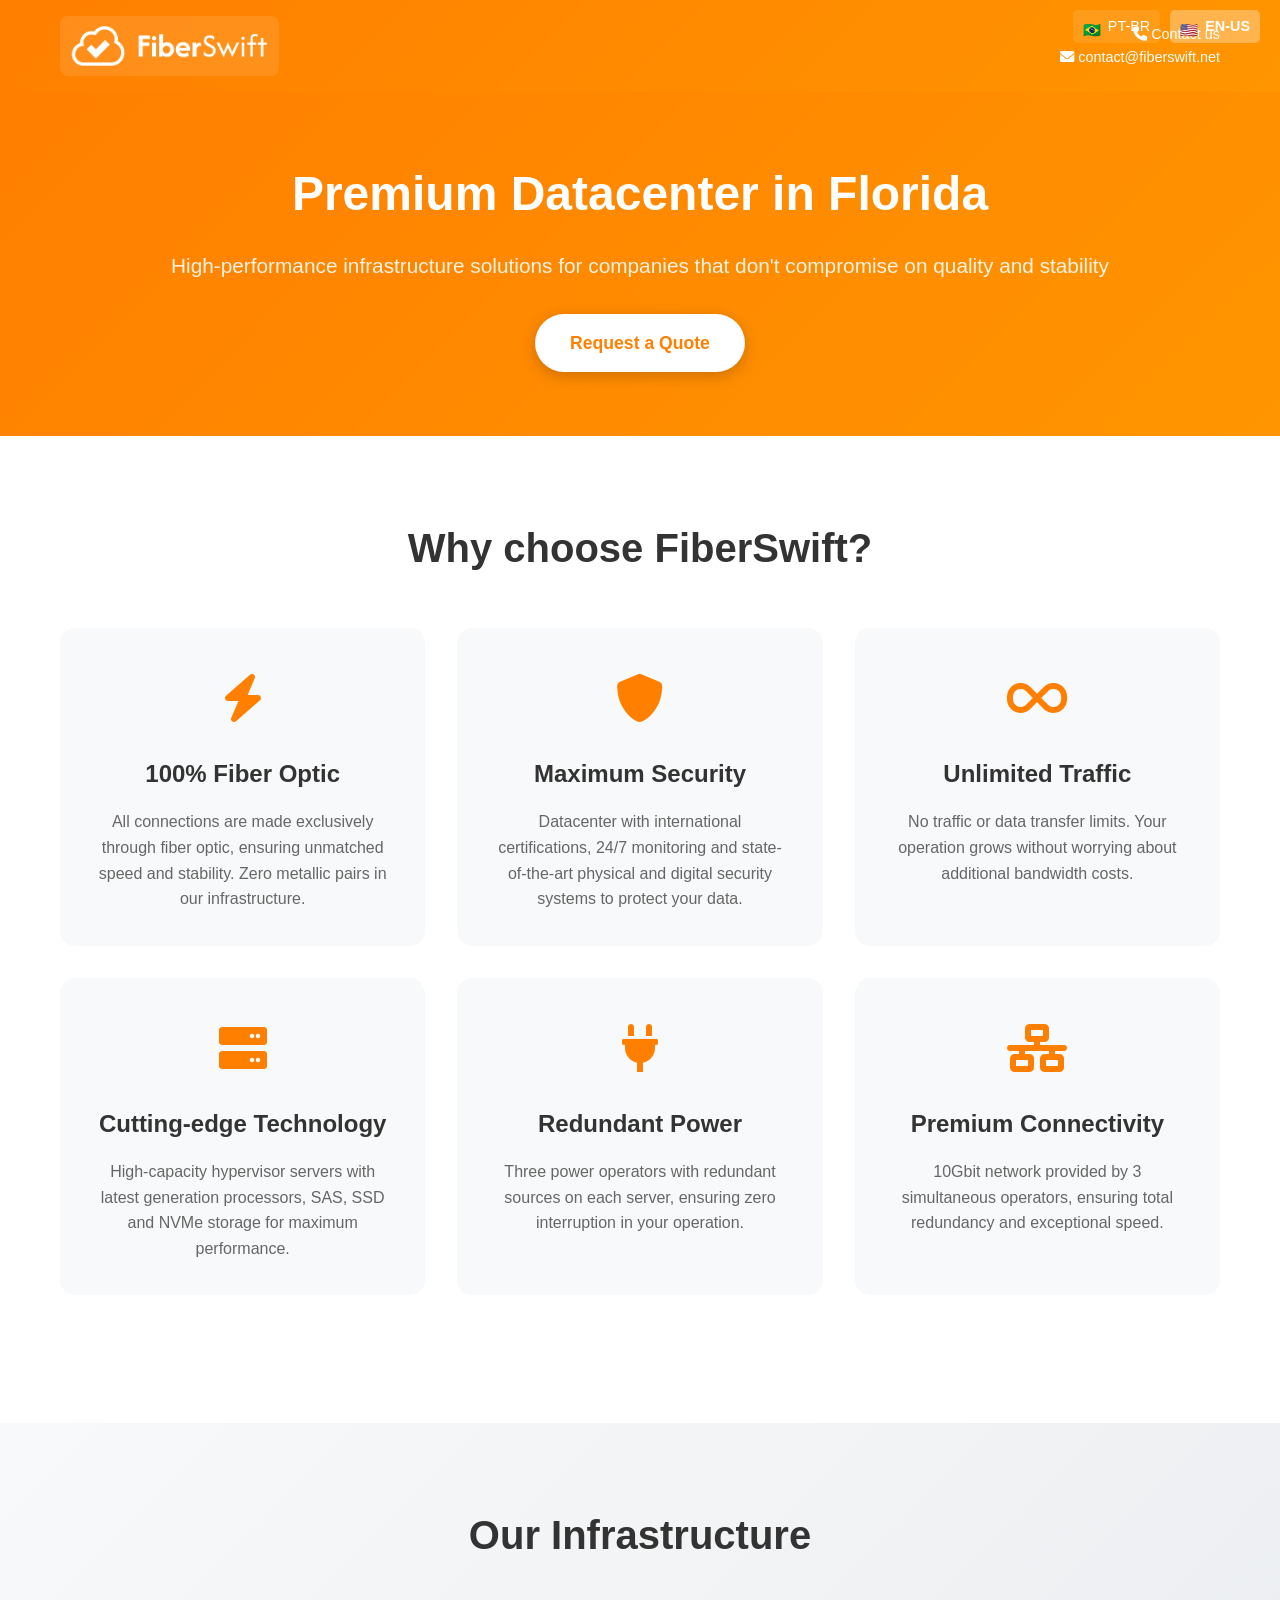
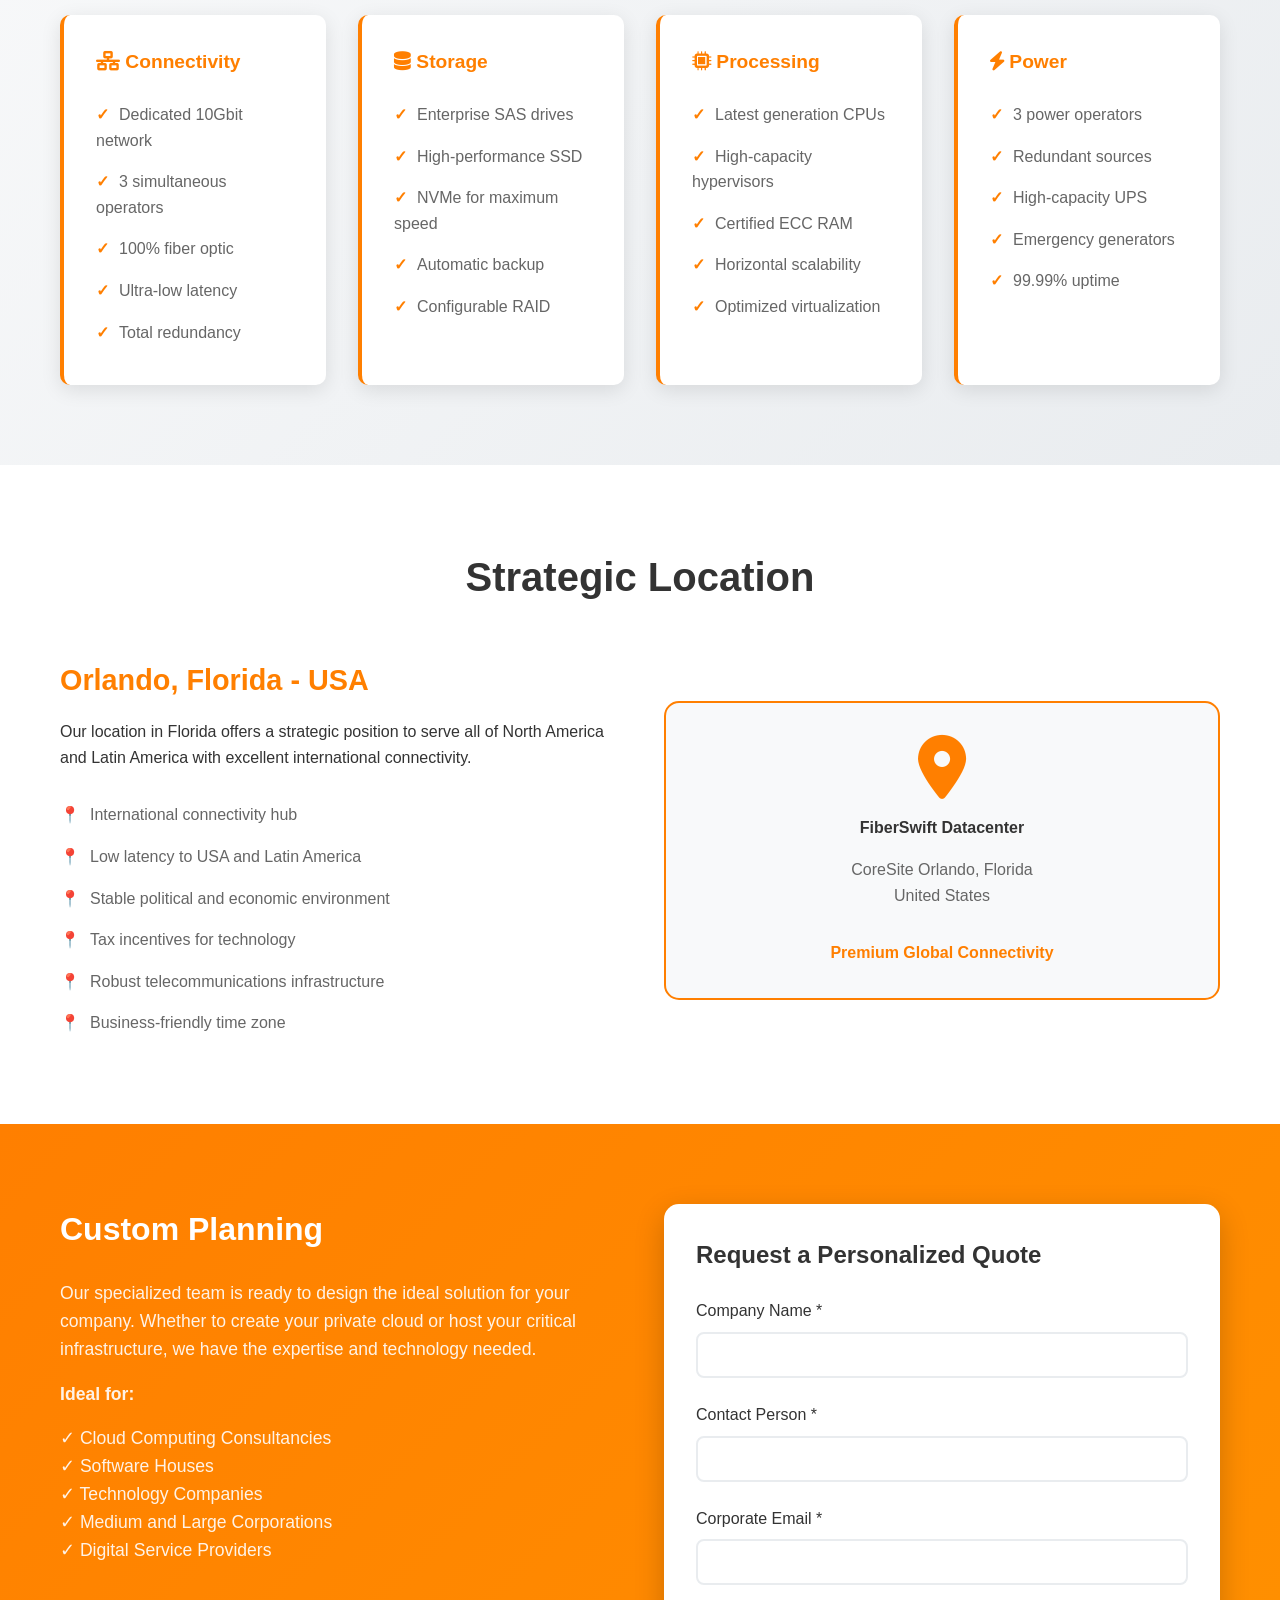
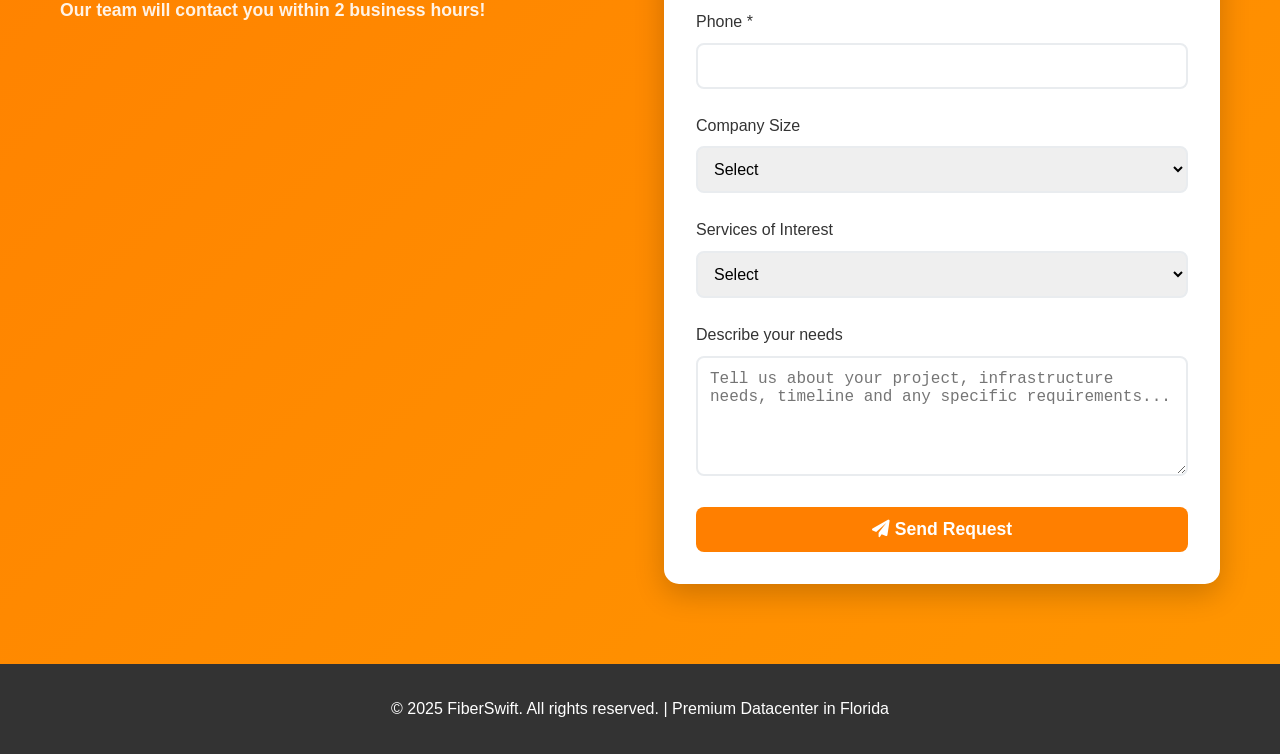
<file: index.html>
<!DOCTYPE html>
<html lang="en-US">
<head>
    <meta charset="UTF-8">
    <meta name="viewport" content="width=device-width, initial-scale=1.0">
    <title>FiberSwift - Premium Datacenter Solutions in Florida</title>
    <link href="https://cdnjs.cloudflare.com/ajax/libs/font-awesome/6.0.0/css/all.min.css" rel="stylesheet">
    <link rel="stylesheet" href="css/styles.css">
</head>
<body>
    <!-- Language Selector -->
    <div class="language-selector">
        <a href="index-pt-br.html">
            <span class="flag">🇧🇷</span> PT-BR
        </a>
        <a href="index.html" class="active">
            <span class="flag">🇺🇸</span> EN-US
        </a>
    </div>

    <!-- Header -->
    <header>
        <div class="container">
            <div class="header-content">
                <div class="logo">
                    <img src="fiberswift-logo.png" alt="FiberSwift" style="height: 100%; max-height: 50px;">
                </div>
                <div class="contact-info">
                    <p><i class="fas fa-phone"></i> Contact us</p>
                    <p><i class="fas fa-envelope"></i> contact@fiberswift.net</p>
                </div>
            </div>
        </div>
    </header>

    <!-- Hero Section -->
    <section class="hero">
        <div class="container">
            <h1>Premium Datacenter in Florida</h1>
            <p>High-performance infrastructure solutions for companies that don't compromise on quality and stability</p>
            <a href="#contact" class="cta-button">Request a Quote</a>
        </div>
    </section>

    <!-- Features Section -->
    <section class="features">
        <div class="container">
            <h2 class="section-title">Why choose FiberSwift?</h2>
            <div class="features-grid">
                <div class="feature-card">
                    <div class="feature-icon">
                        <i class="fas fa-bolt"></i>
                    </div>
                    <h3>100% Fiber Optic</h3>
                    <p>All connections are made exclusively through fiber optic, ensuring unmatched speed and stability. Zero metallic pairs in our infrastructure.</p>
                </div>

                <div class="feature-card">
                    <div class="feature-icon">
                        <i class="fas fa-shield-alt"></i>
                    </div>
                    <h3>Maximum Security</h3>
                    <p>Datacenter with international certifications, 24/7 monitoring and state-of-the-art physical and digital security systems to protect your data.</p>
                </div>

                <div class="feature-card">
                    <div class="feature-icon">
                        <i class="fas fa-infinity"></i>
                    </div>
                    <h3>Unlimited Traffic</h3>
                    <p>No traffic or data transfer limits. Your operation grows without worrying about additional bandwidth costs.</p>
                </div>

                <div class="feature-card">
                    <div class="feature-icon">
                        <i class="fas fa-server"></i>
                    </div>
                    <h3>Cutting-edge Technology</h3>
                    <p>High-capacity hypervisor servers with latest generation processors, SAS, SSD and NVMe storage for maximum performance.</p>
                </div>

                <div class="feature-card">
                    <div class="feature-icon">
                        <i class="fas fa-plug"></i>
                    </div>
                    <h3>Redundant Power</h3>
                    <p>Three power operators with redundant sources on each server, ensuring zero interruption in your operation.</p>
                </div>

                <div class="feature-card">
                    <div class="feature-icon">
                        <i class="fas fa-network-wired"></i>
                    </div>
                    <h3>Premium Connectivity</h3>
                    <p>10Gbit network provided by 3 simultaneous operators, ensuring total redundancy and exceptional speed.</p>
                </div>
            </div>
        </div>
    </section>

    <!-- Infrastructure Section -->
    <section class="infrastructure">
        <div class="container">
            <h2 class="section-title">Our Infrastructure</h2>
            <div class="infrastructure-grid">
                <div class="infrastructure-item">
                    <h4><i class="fas fa-network-wired"></i> Connectivity</h4>
                    <ul>
                        <li>Dedicated 10Gbit network</li>
                        <li>3 simultaneous operators</li>
                        <li>100% fiber optic</li>
                        <li>Ultra-low latency</li>
                        <li>Total redundancy</li>
                    </ul>
                </div>

                <div class="infrastructure-item">
                    <h4><i class="fas fa-database"></i> Storage</h4>
                    <ul>
                        <li>Enterprise SAS drives</li>
                        <li>High-performance SSD</li>
                        <li>NVMe for maximum speed</li>
                        <li>Automatic backup</li>
                        <li>Configurable RAID</li>
                    </ul>
                </div>

                <div class="infrastructure-item">
                    <h4><i class="fas fa-microchip"></i> Processing</h4>
                    <ul>
                        <li>Latest generation CPUs</li>
                        <li>High-capacity hypervisors</li>
                        <li>Certified ECC RAM</li>
                        <li>Horizontal scalability</li>
                        <li>Optimized virtualization</li>
                    </ul>
                </div>

                <div class="infrastructure-item">
                    <h4><i class="fas fa-bolt"></i> Power</h4>
                    <ul>
                        <li>3 power operators</li>
                        <li>Redundant sources</li>
                        <li>High-capacity UPS</li>
                        <li>Emergency generators</li>
                        <li>99.99% uptime</li>
                    </ul>
                </div>
            </div>
        </div>
    </section>

    <!-- Location Section -->
    <section class="location">
        <div class="container">
            <h2 class="section-title">Strategic Location</h2>
            <div class="location-content">
                <div class="location-text">
                    <h3>Orlando, Florida - USA</h3>
                    <p>Our location in Florida offers a strategic position to serve all of North America and Latin America with excellent international connectivity.</p>
                    
                    <ul class="location-benefits">
                        <li>International connectivity hub</li>
                        <li>Low latency to USA and Latin America</li>
                        <li>Stable political and economic environment</li>
                        <li>Tax incentives for technology</li>
                        <li>Robust telecommunications infrastructure</li>
                        <li>Business-friendly time zone</li>
                    </ul>
                </div>
                
                <div class="location-map">
                    <i class="fas fa-map-marker-alt" style="font-size: 4rem; color: #ff7f00; margin-bottom: 1rem;"></i>
                    <h4 style="color: #333; margin-bottom: 1rem;">FiberSwift Datacenter</h4>
                    <p style="color: #666;">CoreSite Orlando, Florida<br>United States</p>
                    <div style="margin-top: 2rem;">
                        <strong style="color: #ff7f00;">Premium Global Connectivity</strong>
                    </div>
                </div>
            </div>
        </div>
    </section>

    <!-- Contact Section -->
    <section class="contact-section" id="contact">
        <div class="container">
            <div class="contact-content">
                <div class="contact-info-section">
                    <h3>Custom Planning</h3>
                    <p>Our specialized team is ready to design the ideal solution for your company. Whether to create your private cloud or host your critical infrastructure, we have the expertise and technology needed.</p>
                    
                    <p><strong>Ideal for:</strong></p>
                    <p>✓ Cloud Computing Consultancies<br>
                    ✓ Software Houses<br>
                    ✓ Technology Companies<br>
                    ✓ Medium and Large Corporations<br>
                    ✓ Digital Service Providers</p>
                    
                    <p style="margin-top: 2rem;"><strong>Our team will contact you within 2 business hours!</strong></p>
                </div>

                <form class="contact-form" action="#" method="POST">
                    <h4>Request a Personalized Quote</h4>
                    
                    <div class="form-group">
                        <label for="company">Company Name *</label>
                        <input type="text" id="company" name="company" required>
                    </div>

                    <div class="form-group">
                        <label for="contact-name">Contact Person *</label>
                        <input type="text" id="contact-name" name="contact_name" required>
                    </div>

                    <div class="form-group">
                        <label for="email">Corporate Email *</label>
                        <input type="email" id="email" name="email" required>
                    </div>

                    <div class="form-group">
                        <label for="phone">Phone *</label>
                        <input type="tel" id="phone" name="phone" required>
                    </div>

                    <div class="form-group">
                        <label for="company-size">Company Size</label>
                        <select id="company-size" name="company_size">
                            <option value="">Select</option>
                            <option value="startup">Startup/Small</option>
                            <option value="medium">Medium</option>
                            <option value="large">Large</option>
                            <option value="enterprise">Enterprise</option>
                        </select>
                    </div>

                    <div class="form-group">
                        <label for="services">Services of Interest</label>
                        <select id="services" name="services">
                            <option value="">Select</option>
                            <option value="dedicated-servers">Dedicated Servers</option>
                            <option value="private-cloud">Private Cloud</option>
                            <option value="colocation">Colocation</option>
                            <option value="hybrid-solution">Hybrid Solution</option>
                            <option value="custom">Custom Solution</option>
                        </select>
                    </div>

                    <div class="form-group">
                        <label for="message">Describe your needs</label>
                        <textarea id="message" name="message" placeholder="Tell us about your project, infrastructure needs, timeline and any specific requirements..."></textarea>
                    </div>

                    <button type="submit" class="submit-button">
                        <i class="fas fa-paper-plane"></i> Send Request
                    </button>
                </form>
            </div>
        </div>
    </section>

    <!-- Footer -->
    <footer>
        <div class="container">
            <p>&copy; 2025 FiberSwift. All rights reserved. | Premium Datacenter in Florida</p>
        </div>
    </footer>

    <script src="js/main.js"></script>
</body>
</html>
</file>
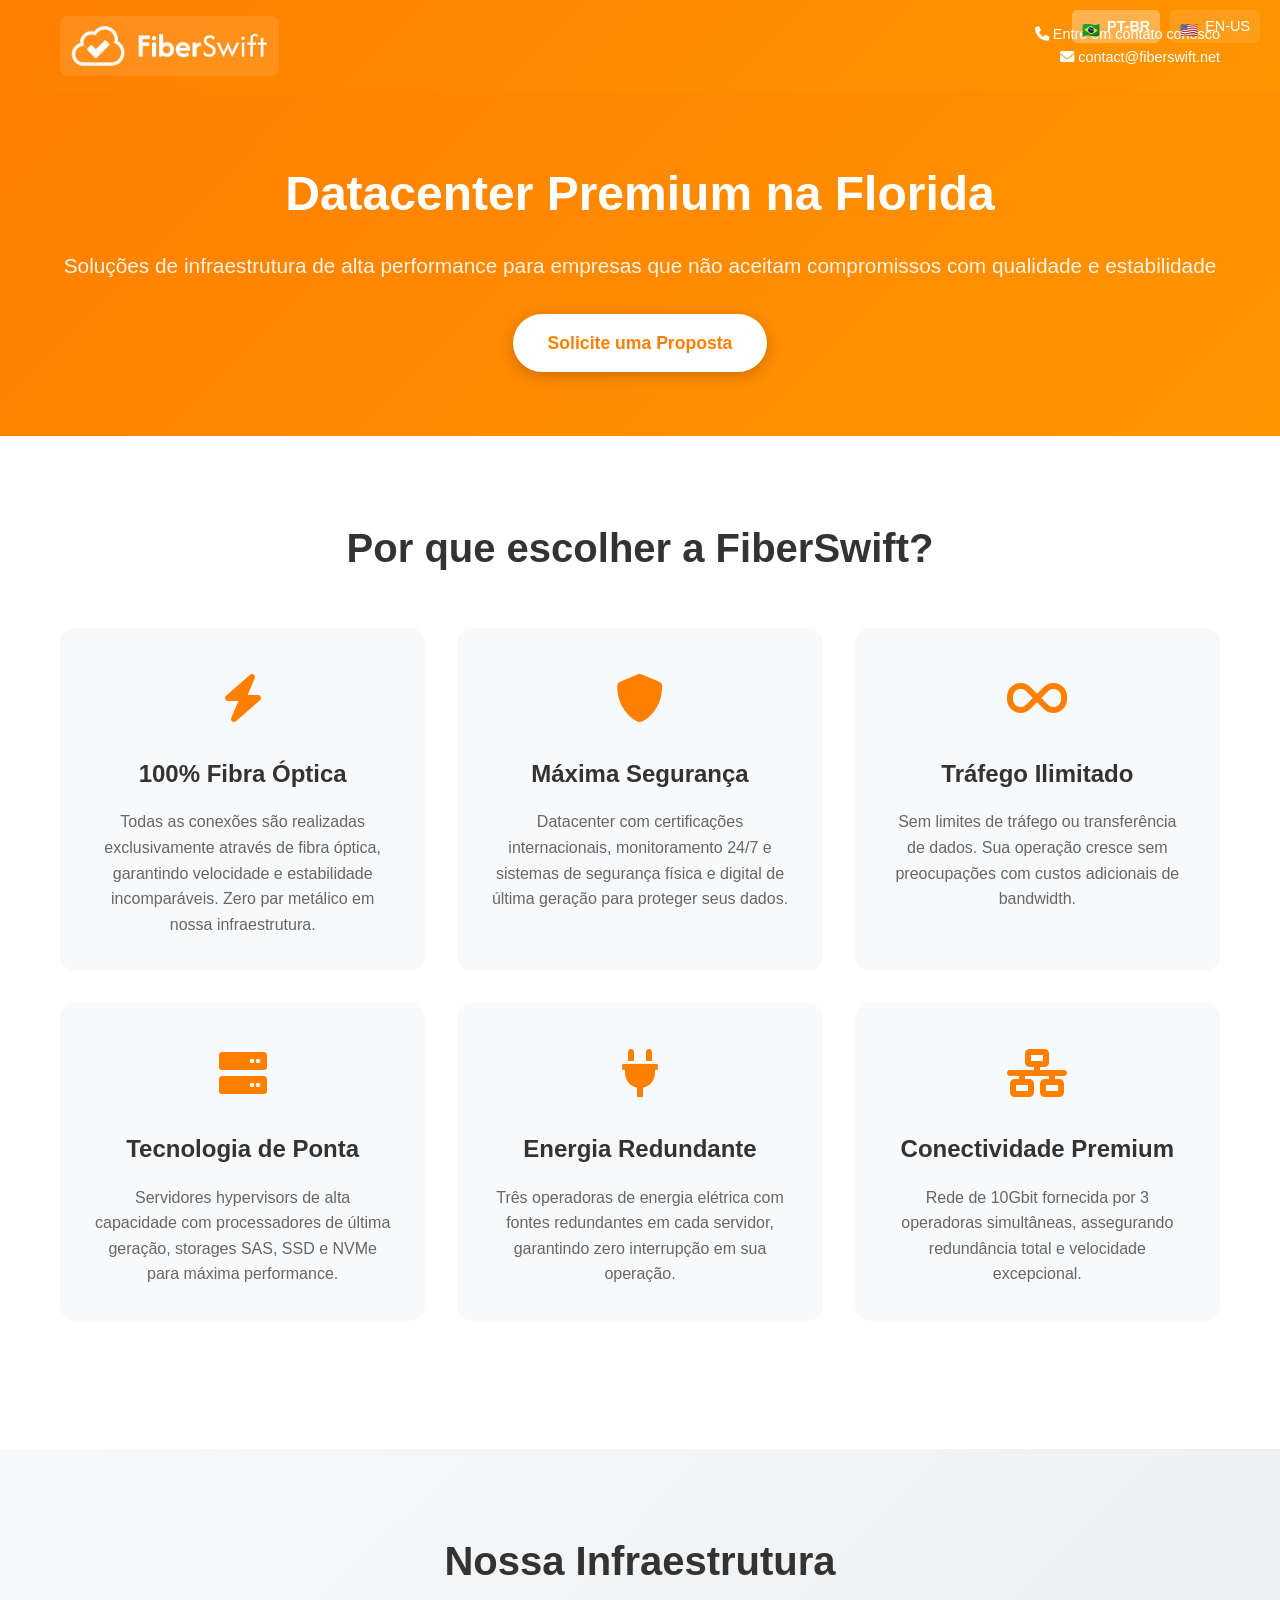
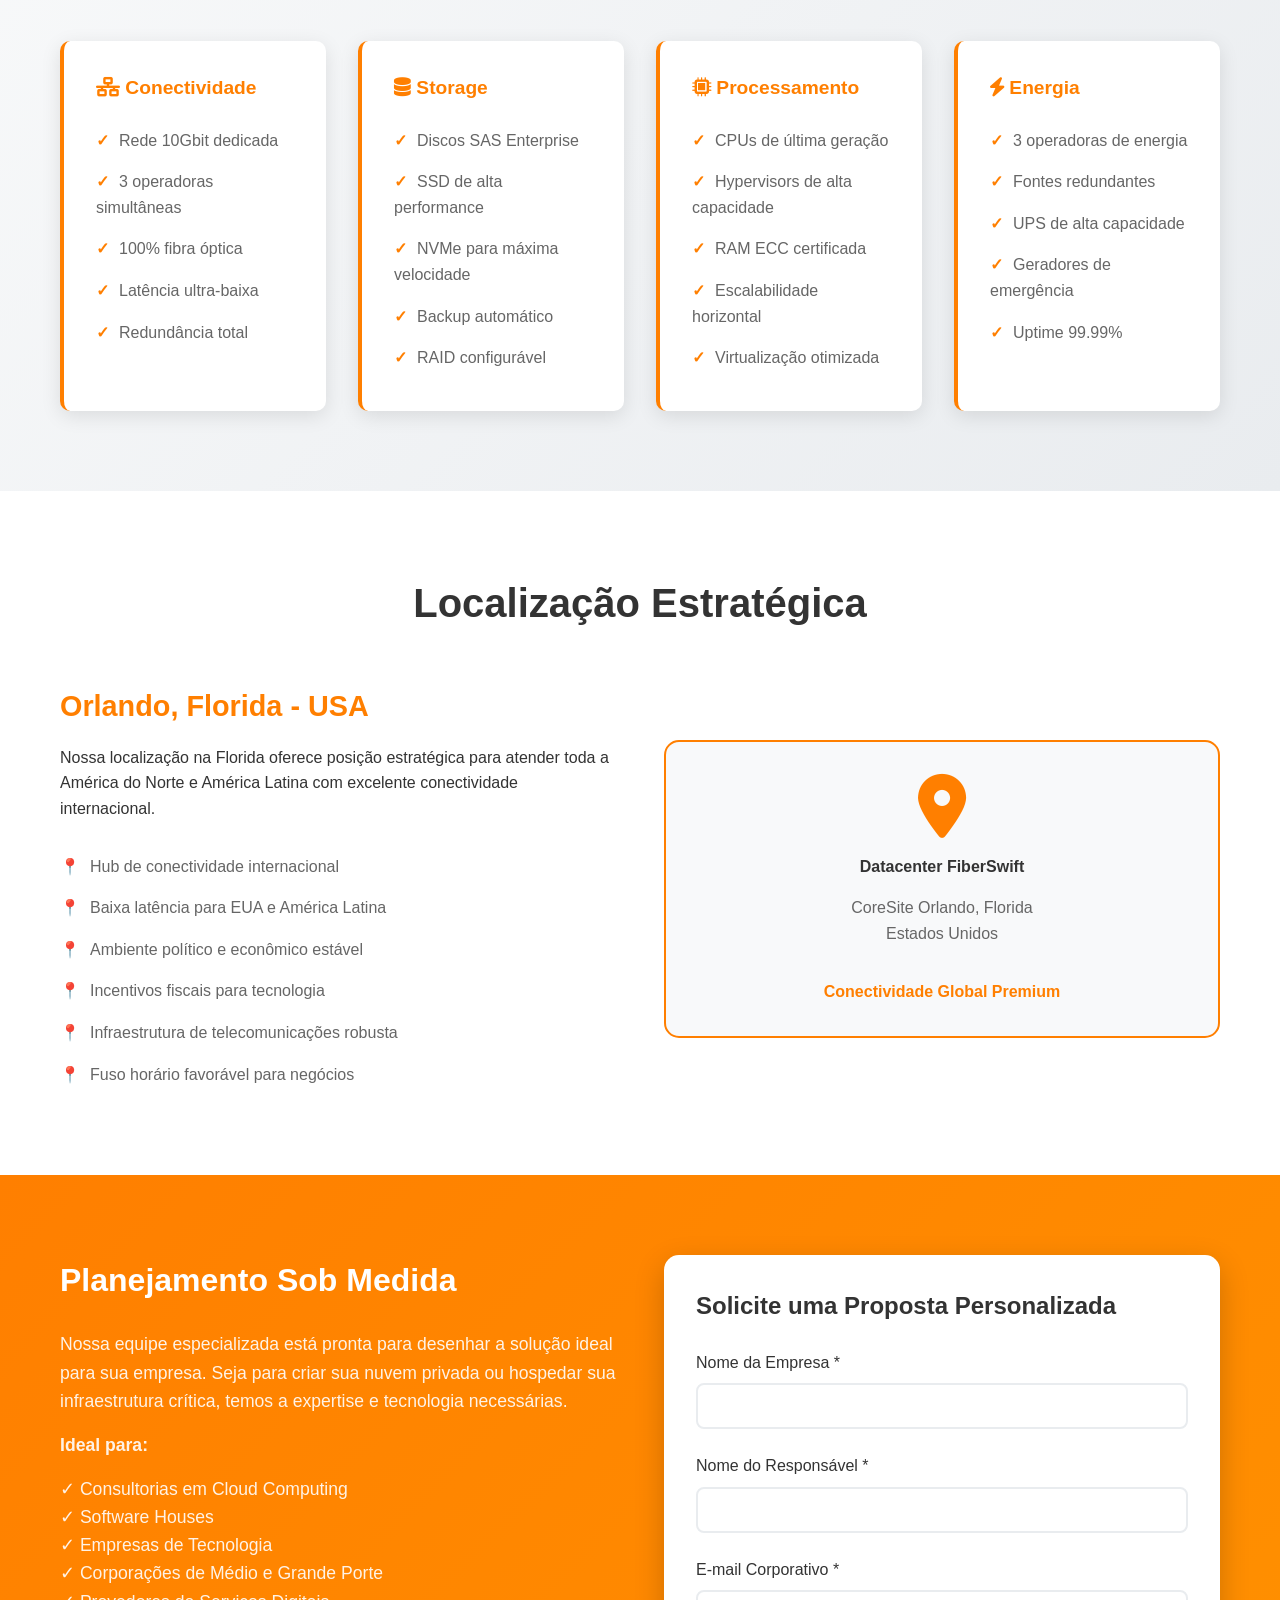
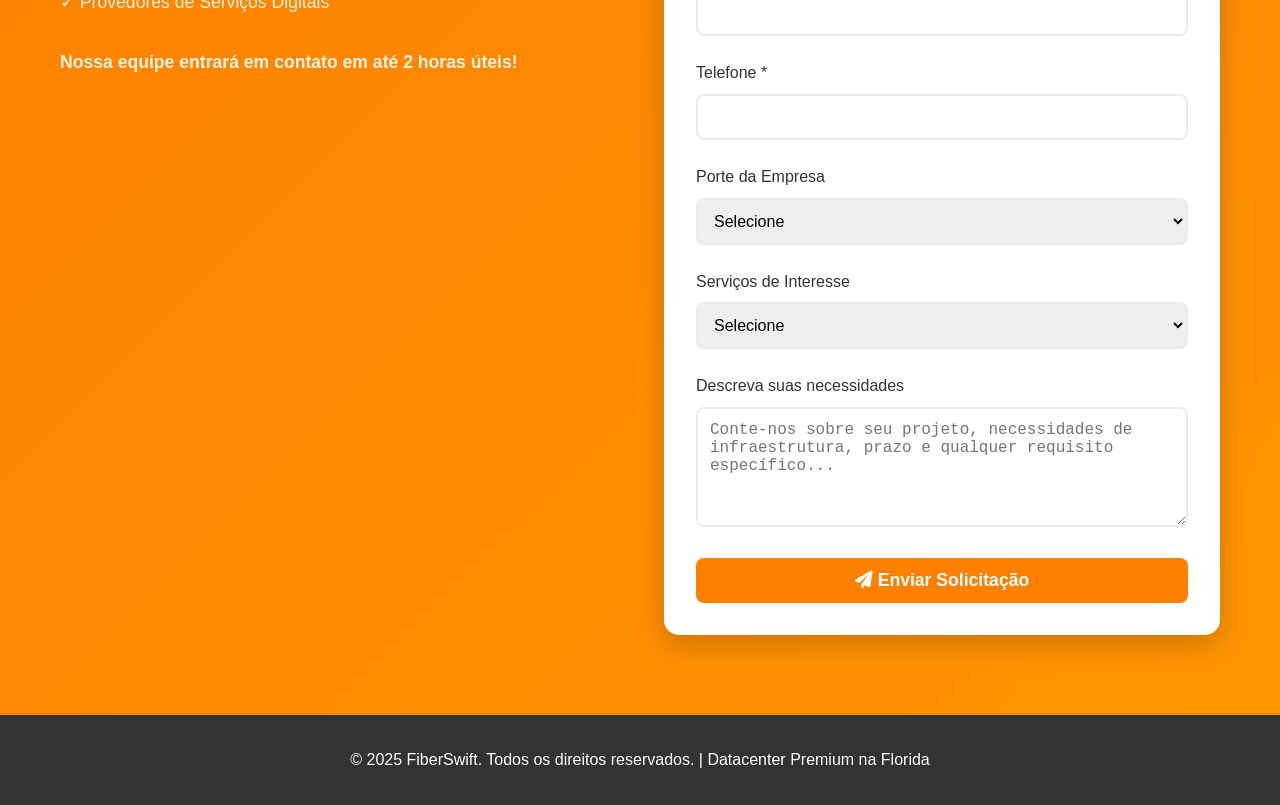
<file: index-pt-br.html>
<!DOCTYPE html>
<html lang="pt-BR">
<head>
    <meta charset="UTF-8">
    <meta name="viewport" content="width=device-width, initial-scale=1.0">
    <title>FiberSwift - Soluções de Datacenter Premium na Florida</title>
    <link href="https://cdnjs.cloudflare.com/ajax/libs/font-awesome/6.0.0/css/all.min.css" rel="stylesheet">
    <link rel="stylesheet" href="css/styles.css">
</head>
<body>
    <!-- Language Selector -->
    <div class="language-selector">
        <a href="index-pt-br.html" class="active">
            <span class="flag">🇧🇷</span> PT-BR
        </a>
        <a href="index.html">
            <span class="flag">🇺🇸</span> EN-US
        </a>
    </div>

    <!-- Header -->
    <header>
        <div class="container">
            <div class="header-content">
                <div class="logo">
                    <img src="fiberswift-logo.png" alt="FiberSwift" style="height: 100%; max-height: 50px;">
                </div>
                <div class="contact-info">
                    <p><i class="fas fa-phone"></i> Entre em contato conosco</p>
                    <p><i class="fas fa-envelope"></i> contact@fiberswift.net</p>
                </div>
            </div>
        </div>
    </header>

    <!-- Hero Section -->
    <section class="hero">
        <div class="container">
            <h1>Datacenter Premium na Florida</h1>
            <p>Soluções de infraestrutura de alta performance para empresas que não aceitam compromissos com qualidade e estabilidade</p>
            <a href="#contact" class="cta-button">Solicite uma Proposta</a>
        </div>
    </section>

    <!-- Features Section -->
    <section class="features">
        <div class="container">
            <h2 class="section-title">Por que escolher a FiberSwift?</h2>
            <div class="features-grid">
                <div class="feature-card">
                    <div class="feature-icon">
                        <i class="fas fa-bolt"></i>
                    </div>
                    <h3>100% Fibra Óptica</h3>
                    <p>Todas as conexões são realizadas exclusivamente através de fibra óptica, garantindo velocidade e estabilidade incomparáveis. Zero par metálico em nossa infraestrutura.</p>
                </div>

                <div class="feature-card">
                    <div class="feature-icon">
                        <i class="fas fa-shield-alt"></i>
                    </div>
                    <h3>Máxima Segurança</h3>
                    <p>Datacenter com certificações internacionais, monitoramento 24/7 e sistemas de segurança física e digital de última geração para proteger seus dados.</p>
                </div>

                <div class="feature-card">
                    <div class="feature-icon">
                        <i class="fas fa-infinity"></i>
                    </div>
                    <h3>Tráfego Ilimitado</h3>
                    <p>Sem limites de tráfego ou transferência de dados. Sua operação cresce sem preocupações com custos adicionais de bandwidth.</p>
                </div>

                <div class="feature-card">
                    <div class="feature-icon">
                        <i class="fas fa-server"></i>
                    </div>
                    <h3>Tecnologia de Ponta</h3>
                    <p>Servidores hypervisors de alta capacidade com processadores de última geração, storages SAS, SSD e NVMe para máxima performance.</p>
                </div>

                <div class="feature-card">
                    <div class="feature-icon">
                        <i class="fas fa-plug"></i>
                    </div>
                    <h3>Energia Redundante</h3>
                    <p>Três operadoras de energia elétrica com fontes redundantes em cada servidor, garantindo zero interrupção em sua operação.</p>
                </div>

                <div class="feature-card">
                    <div class="feature-icon">
                        <i class="fas fa-network-wired"></i>
                    </div>
                    <h3>Conectividade Premium</h3>
                    <p>Rede de 10Gbit fornecida por 3 operadoras simultâneas, assegurando redundância total e velocidade excepcional.</p>
                </div>
            </div>
        </div>
    </section>

    <!-- Infrastructure Section -->
    <section class="infrastructure">
        <div class="container">
            <h2 class="section-title">Nossa Infraestrutura</h2>
            <div class="infrastructure-grid">
                <div class="infrastructure-item">
                    <h4><i class="fas fa-network-wired"></i> Conectividade</h4>
                    <ul>
                        <li>Rede 10Gbit dedicada</li>
                        <li>3 operadoras simultâneas</li>
                        <li>100% fibra óptica</li>
                        <li>Latência ultra-baixa</li>
                        <li>Redundância total</li>
                    </ul>
                </div>

                <div class="infrastructure-item">
                    <h4><i class="fas fa-database"></i> Storage</h4>
                    <ul>
                        <li>Discos SAS Enterprise</li>
                        <li>SSD de alta performance</li>
                        <li>NVMe para máxima velocidade</li>
                        <li>Backup automático</li>
                        <li>RAID configurável</li>
                    </ul>
                </div>

                <div class="infrastructure-item">
                    <h4><i class="fas fa-microchip"></i> Processamento</h4>
                    <ul>
                        <li>CPUs de última geração</li>
                        <li>Hypervisors de alta capacidade</li>
                        <li>RAM ECC certificada</li>
                        <li>Escalabilidade horizontal</li>
                        <li>Virtualização otimizada</li>
                    </ul>
                </div>

                <div class="infrastructure-item">
                    <h4><i class="fas fa-bolt"></i> Energia</h4>
                    <ul>
                        <li>3 operadoras de energia</li>
                        <li>Fontes redundantes</li>
                        <li>UPS de alta capacidade</li>
                        <li>Geradores de emergência</li>
                        <li>Uptime 99.99%</li>
                    </ul>
                </div>
            </div>
        </div>
    </section>

    <!-- Location Section -->
    <section class="location">
        <div class="container">
            <h2 class="section-title">Localização Estratégica</h2>
            <div class="location-content">
                <div class="location-text">
                    <h3>Orlando, Florida - USA</h3>
                    <p>Nossa localização na Florida oferece posição estratégica para atender toda a América do Norte e América Latina com excelente conectividade internacional.</p>
                    
                    <ul class="location-benefits">
                        <li>Hub de conectividade internacional</li>
                        <li>Baixa latência para EUA e América Latina</li>
                        <li>Ambiente político e econômico estável</li>
                        <li>Incentivos fiscais para tecnologia</li>
                        <li>Infraestrutura de telecomunicações robusta</li>
                        <li>Fuso horário favorável para negócios</li>
                    </ul>
                </div>
                
                <div class="location-map">
                    <i class="fas fa-map-marker-alt" style="font-size: 4rem; color: #ff7f00; margin-bottom: 1rem;"></i>
                    <h4 style="color: #333; margin-bottom: 1rem;">Datacenter FiberSwift</h4>
                    <p style="color: #666;">CoreSite Orlando, Florida<br>Estados Unidos</p>
                    <div style="margin-top: 2rem;">
                        <strong style="color: #ff7f00;">Conectividade Global Premium</strong>
                    </div>
                </div>
            </div>
        </div>
    </section>

    <!-- Contact Section -->
    <section class="contact-section" id="contact">
        <div class="container">
            <div class="contact-content">
                <div class="contact-info-section">
                    <h3>Planejamento Sob Medida</h3>
                    <p>Nossa equipe especializada está pronta para desenhar a solução ideal para sua empresa. Seja para criar sua nuvem privada ou hospedar sua infraestrutura crítica, temos a expertise e tecnologia necessárias.</p>
                    
                    <p><strong>Ideal para:</strong></p>
                    <p>✓ Consultorias em Cloud Computing<br>
                    ✓ Software Houses<br>
                    ✓ Empresas de Tecnologia<br>
                    ✓ Corporações de Médio e Grande Porte<br>
                    ✓ Provedores de Serviços Digitais</p>
                    
                    <p style="margin-top: 2rem;"><strong>Nossa equipe entrará em contato em até 2 horas úteis!</strong></p>
                </div>

                <form class="contact-form" action="#" method="POST">
                    <h4>Solicite uma Proposta Personalizada</h4>
                    
                    <div class="form-group">
                        <label for="company">Nome da Empresa *</label>
                        <input type="text" id="company" name="company" required>
                    </div>

                    <div class="form-group">
                        <label for="contact-name">Nome do Responsável *</label>
                        <input type="text" id="contact-name" name="contact_name" required>
                    </div>

                    <div class="form-group">
                        <label for="email">E-mail Corporativo *</label>
                        <input type="email" id="email" name="email" required>
                    </div>

                    <div class="form-group">
                        <label for="phone">Telefone *</label>
                        <input type="tel" id="phone" name="phone" required>
                    </div>

                    <div class="form-group">
                        <label for="company-size">Porte da Empresa</label>
                        <select id="company-size" name="company_size">
                            <option value="">Selecione</option>
                            <option value="startup">Startup/Pequena</option>
                            <option value="medium">Médio Porte</option>
                            <option value="large">Grande Porte</option>
                            <option value="enterprise">Enterprise</option>
                        </select>
                    </div>

                    <div class="form-group">
                        <label for="services">Serviços de Interesse</label>
                        <select id="services" name="services">
                            <option value="">Selecione</option>
                            <option value="dedicated-servers">Servidores Dedicados</option>
                            <option value="private-cloud">Nuvem Privada</option>
                            <option value="colocation">Colocation</option>
                            <option value="hybrid-solution">Solução Híbrida</option>
                            <option value="custom">Solução Personalizada</option>
                        </select>
                    </div>

                    <div class="form-group">
                        <label for="message">Descreva suas necessidades</label>
                        <textarea id="message" name="message" placeholder="Conte-nos sobre seu projeto, necessidades de infraestrutura, prazo e qualquer requisito específico..."></textarea>
                    </div>

                    <button type="submit" class="submit-button">
                        <i class="fas fa-paper-plane"></i> Enviar Solicitação
                    </button>
                </form>
            </div>
        </div>
    </section>

    <!-- Footer -->
    <footer>
        <div class="container">
            <p>&copy; 2025 FiberSwift. Todos os direitos reservados. | Datacenter Premium na Florida</p>
        </div>
    </footer>

    <script src="js/main.js"></script>
</body>
</html>
</file>
<file: css/styles.css>
* {
    margin: 0;
    padding: 0;
    box-sizing: border-box;
}

body {
    font-family: 'Segoe UI', Tahoma, Geneva, Verdana, sans-serif;
    line-height: 1.6;
    color: #333;
    background-color: #f8f9fa;
}

.container {
    max-width: 1200px;
    margin: 0 auto;
    padding: 0 20px;
}

/* Header */
header {
    background: linear-gradient(135deg, #ff7f00 0%, #ff9500 100%);
    color: white;
    padding: 1rem 0;
    box-shadow: 0 2px 10px rgba(0,0,0,0.1);
}

.header-content {
    display: flex;
    justify-content: space-between;
    align-items: center;
}

.logo {
    height: 60px;
    /* Substitua pela sua logomarca */
    background: rgba(255,255,255,0.1);
    padding: 10px;
    border-radius: 8px;
    display: flex;
    align-items: center;
    justify-content: center;
    font-weight: bold;
    font-size: 1.5rem;
}

.contact-info {
    text-align: right;
}

.contact-info p {
    margin: 0;
    font-size: 0.9rem;
}

/* Hero Section */
.hero {
    background: linear-gradient(135deg, #ff7f00 0%, #ff9500 100%);
    color: white;
    padding: 4rem 0;
    text-align: center;
}

.hero h1 {
    font-size: 3rem;
    margin-bottom: 1rem;
    font-weight: 700;
}

.hero p {
    font-size: 1.3rem;
    margin-bottom: 2rem;
    opacity: 0.9;
}

.cta-button {
    background: white;
    color: #ff7f00;
    padding: 15px 35px;
    border: none;
    border-radius: 50px;
    font-size: 1.1rem;
    font-weight: 600;
    cursor: pointer;
    text-decoration: none;
    display: inline-block;
    transition: all 0.3s ease;
    box-shadow: 0 4px 15px rgba(0,0,0,0.2);
}

.cta-button:hover {
    transform: translateY(-2px);
    box-shadow: 0 6px 20px rgba(0,0,0,0.3);
}

/* Features Section */
.features {
    padding: 5rem 0;
    background: white;
}

.section-title {
    text-align: center;
    font-size: 2.5rem;
    margin-bottom: 3rem;
    color: #333;
}

.features-grid {
    display: grid;
    grid-template-columns: repeat(auto-fit, minmax(300px, 1fr));
    gap: 2rem;
    margin-bottom: 3rem;
}

.feature-card {
    background: #f8f9fa;
    padding: 2rem;
    border-radius: 15px;
    text-align: center;
    border: 2px solid transparent;
    transition: all 0.3s ease;
}

.feature-card:hover {
    border-color: #ff7f00;
    transform: translateY(-5px);
    box-shadow: 0 10px 30px rgba(255, 127, 0, 0.1);
}

.feature-icon {
    font-size: 3rem;
    color: #ff7f00;
    margin-bottom: 1rem;
}

.feature-card h3 {
    font-size: 1.5rem;
    margin-bottom: 1rem;
    color: #333;
}

.feature-card p {
    color: #666;
    line-height: 1.6;
}

/* Infrastructure Section */
.infrastructure {
    padding: 5rem 0;
    background: linear-gradient(135deg, #f8f9fa 0%, #e9ecef 100%);
}

.infrastructure-grid {
    display: grid;
    grid-template-columns: repeat(auto-fit, minmax(250px, 1fr));
    gap: 2rem;
}

.infrastructure-item {
    background: white;
    padding: 2rem;
    border-radius: 10px;
    box-shadow: 0 5px 20px rgba(0,0,0,0.1);
    border-left: 4px solid #ff7f00;
}

.infrastructure-item h4 {
    color: #ff7f00;
    margin-bottom: 1rem;
    font-size: 1.2rem;
}

.infrastructure-item ul {
    list-style: none;
}

.infrastructure-item li {
    padding: 0.5rem 0;
    color: #666;
}

.infrastructure-item li:before {
    content: '✓';
    color: #ff7f00;
    font-weight: bold;
    margin-right: 10px;
}

/* Location Section */
.location {
    padding: 5rem 0;
    background: white;
    text-align: center;
}

.location-content {
    display: grid;
    grid-template-columns: 1fr 1fr;
    gap: 3rem;
    align-items: center;
    margin-top: 2rem;
}

.location-text {
    text-align: left;
}

.location-text h3 {
    color: #ff7f00;
    font-size: 1.8rem;
    margin-bottom: 1rem;
}

.location-benefits {
    list-style: none;
    margin-top: 1.5rem;
}

.location-benefits li {
    padding: 0.5rem 0;
    color: #666;
}

.location-benefits li:before {
    content: '📍';
    margin-right: 10px;
}

.location-map {
    background: #f8f9fa;
    padding: 2rem;
    border-radius: 15px;
    border: 2px solid #ff7f00;
}

/* Contact Form Section */
.contact-section {
    padding: 5rem 0;
    background: linear-gradient(135deg, #ff7f00 0%, #ff9500 100%);
    color: white;
}

.contact-content {
    display: grid;
    grid-template-columns: 1fr 1fr;
    gap: 3rem;
    align-items: start;
}

.contact-info-section h3 {
    font-size: 2rem;
    margin-bottom: 1.5rem;
}

.contact-info-section p {
    font-size: 1.1rem;
    margin-bottom: 1rem;
    opacity: 0.9;
}

.contact-form {
    background: white;
    padding: 2rem;
    border-radius: 15px;
    box-shadow: 0 10px 30px rgba(0,0,0,0.2);
}

.contact-form h4 {
    color: #333;
    margin-bottom: 1.5rem;
    font-size: 1.5rem;
}

.form-group {
    margin-bottom: 1.5rem;
}

.form-group label {
    display: block;
    margin-bottom: 0.5rem;
    color: #333;
    font-weight: 500;
}

.form-group input,
.form-group select,
.form-group textarea {
    width: 100%;
    padding: 12px;
    border: 2px solid #e9ecef;
    border-radius: 8px;
    font-size: 1rem;
    transition: border-color 0.3s ease;
}

.form-group input:focus,
.form-group select:focus,
.form-group textarea:focus {
    outline: none;
    border-color: #ff7f00;
}

.form-group textarea {
    height: 120px;
    resize: vertical;
}

.submit-button {
    background: #ff7f00;
    color: white;
    padding: 12px 30px;
    border: none;
    border-radius: 8px;
    font-size: 1.1rem;
    font-weight: 600;
    cursor: pointer;
    width: 100%;
    transition: background-color 0.3s ease;
}

.submit-button:hover {
    background: #e66a00;
}

/* Footer */
footer {
    background: #333;
    color: white;
    padding: 2rem 0;
    text-align: center;
}

/* Responsive Design */
@media (max-width: 768px) {
    .hero h1 {
        font-size: 2rem;
    }

    .hero p {
        font-size: 1.1rem;
    }

    .location-content,
    .contact-content {
        grid-template-columns: 1fr;
    }

    .header-content {
        flex-direction: column;
        gap: 1rem;
    }

    .contact-info {
        text-align: center;
    }
}

/* Language Selector */
.language-selector {
    position: absolute;
    top: 10px;
    right: 20px;
    display: flex;
    gap: 10px;
    z-index: 1000;
}

.language-selector a {
    display: flex;
    align-items: center;
    text-decoration: none;
    padding: 5px 10px;
    border-radius: 5px;
    background: rgba(255, 255, 255, 0.1);
    color: white;
    transition: all 0.3s ease;
    font-size: 0.9rem;
}

.language-selector a:hover {
    background: rgba(255, 255, 255, 0.2);
    transform: translateY(-2px);
}

.language-selector a.active {
    background: rgba(255, 255, 255, 0.3);
    font-weight: bold;
}

.flag {
    width: 20px;
    height: 15px;
    margin-right: 5px;
    border-radius: 2px;
}
</file>
